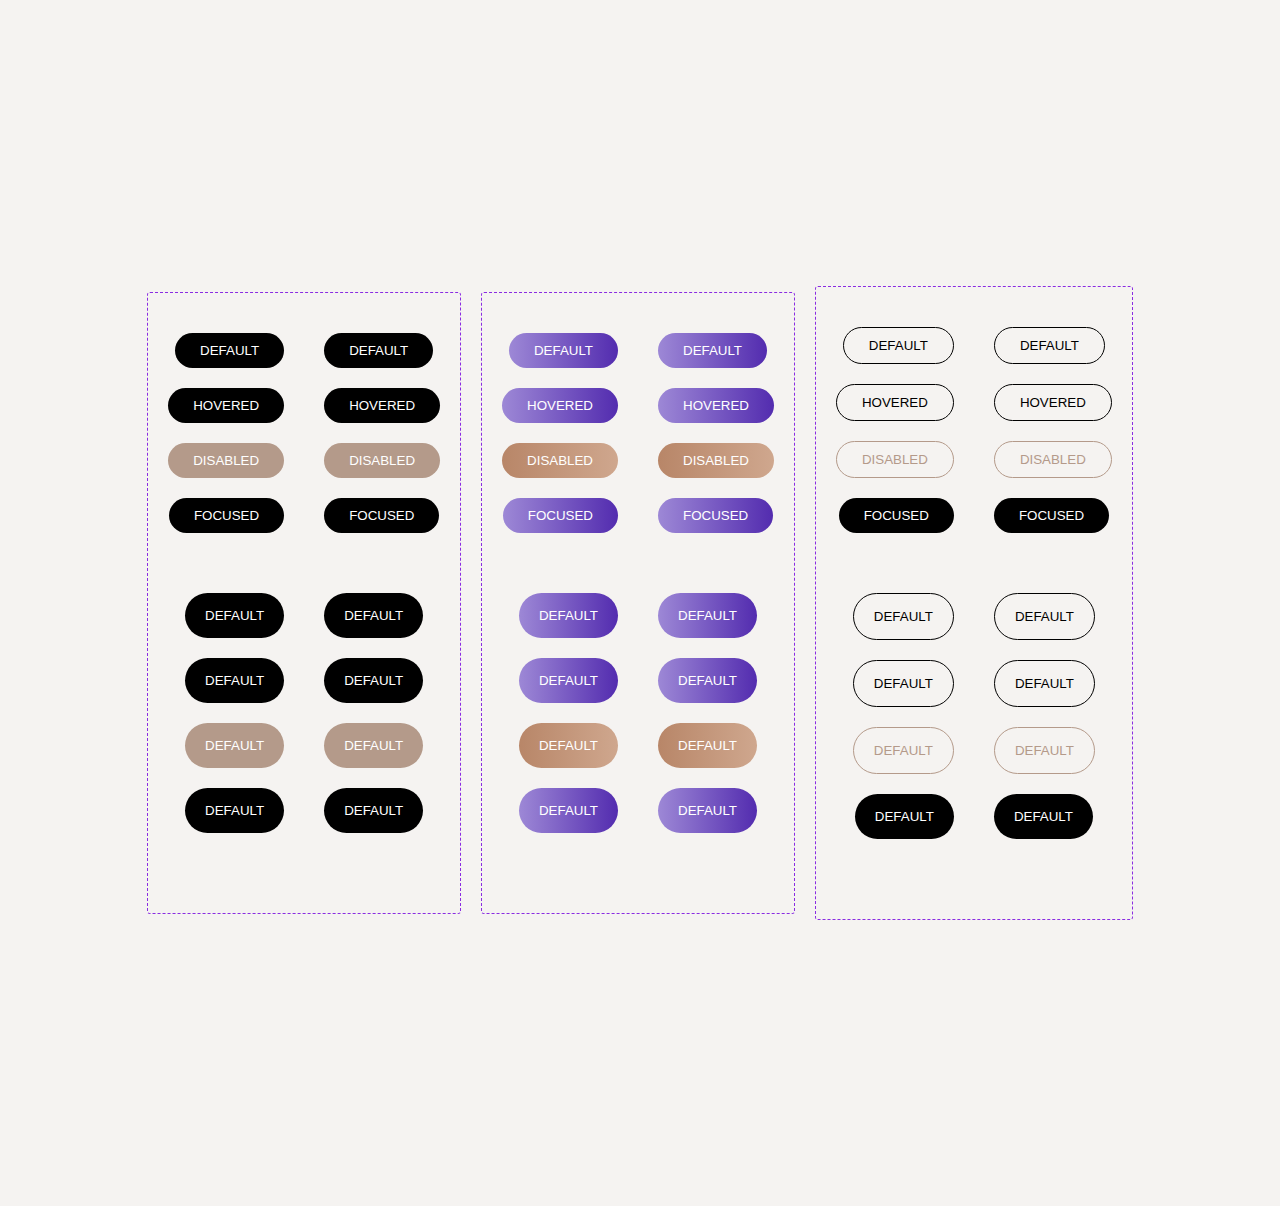
<file: button challenge/index.html>
<!DOCTYPE html>
<html lang="en">
<head>
    <meta charset="UTF-8">
    <meta http-equiv="X-UA-Compatible" content="IE=edge">
    <meta name="viewport" content="width=device-width, initial-scale=1.0">
    <link rel="stylesheet" href="style.css">
    <title>icodethis buttons</title>
</head>
<body>
    <main>
        <div class="container">
            <div class="wrapper flex">
                <div class="box-cont">
                    <div class="box">
                        <div class="cover flex">
                            <button class="btn btn-dark" type="button">DEFAULT</button>
                            <button class="btn btn-dark" type="button">DEFAULT</button>
                        </div>
    
                        <div class="cover flex">
                            <button class="btn btn-dark hov1" type="button">HOVERED</button>
                            <button class="btn btn-dark hov1" type="button">HOVERED</button>
                        </div>
    
                        <div class="cover flex">
                            <button class="btn btn-disabled" type="button">DISABLED</button>
                            <button class="btn btn-disabled" type="button">DISABLED</button>
                        </div>

                        <div class="cover flex">
                            <button class="btn btn-dark focused1" type="button">FOCUSED</button>
                            <button class="btn btn-dark focused1" type="button">FOCUSED</button>
                        </div>
                    </div>

                    <div class="box">
                        <div class="cover flex">
                            <button class="btn btn2 btn-dark" type="button">DEFAULT</button>
                            <button class="btn btn2 btn-dark" type="button">DEFAULT</button>
                        </div>
    
                        <div class="cover flex">
                            <button class="btn btn2 btn-dark" type="button">DEFAULT</button>
                            <button class="btn btn2 btn-dark" type="button">DEFAULT</button>
                        </div>
    
                        <div class="cover flex">
                            <button class="btn btn2 btn-disabled" type="button">DEFAULT</button>
                            <button class="btn btn2 btn-disabled" type="button">DEFAULT</button>
                        </div>

                        <div class="cover flex">
                            <button class="btn btn2 btn-dark focused1" type="button">DEFAULT</button>
                            <button class="btn btn2 btn-dark focused1" type="button">DEFAULT</button>
                        </div>
                    </div>
                </div>

                    


                <div class="box-cont">
                    <div class="box">
                        <div class="cover flex">
                            <button class="btn btn-purp" type="button">DEFAULT</button>
                            <button class="btn btn-purp" type="button">DEFAULT</button>
                        </div>
    
                        <div class="cover flex">
                            <button class="btn btn-purp hov1" type="button">HOVERED</button>
                            <button class="btn btn-purp hov1" type="button">HOVERED</button>
                        </div>
    
                        <div class="cover flex">
                            <button class="btn btn-disabled2" type="button">DISABLED</button>
                            <button class="btn btn-disabled2 " type="button">DISABLED</button>
                        </div>
    
                        <div class="cover flex">
                            <button class="btn btn-purp focused2" type="button">FOCUSED</button>
                            <button class="btn btn-purp focused2" type="button">FOCUSED</button>
                        </div>
                    </div>

                    <div class="box">
                        <div class="cover flex">
                            <button class="btn btn2 btn-purp" type="button">DEFAULT</button>
                            <button class="btn btn2 btn-purp" type="button">DEFAULT</button>
                        </div>
    
                        <div class="cover flex">
                            <button class="btn btn2 btn-purp" type="button">DEFAULT</button>
                            <button class="btn btn2 btn-purp" type="button">DEFAULT</button>
                        </div>
    
                        <div class="cover flex">
                            <button class="btn btn2 btn-disabled2" type="button">DEFAULT</button>
                            <button class="btn btn2 btn-disabled2" type="button">DEFAULT</button>
                        </div>

                        <div class="cover flex">
                            <button class="btn btn2 btn-purp focused2" type="button">DEFAULT</button>
                            <button class="btn btn2 btn-purp focused2" type="button">DEFAULT</button>
                        </div>
                    </div>
                </div>


                <div class="box-cont">
                    <div class="box">
                        <div class="cover flex">
                            <button class="btn btn3" type="button">DEFAULT</button>
                            <button class="btn btn3" type="button">DEFAULT</button>
                        </div>
    
                        <div class="cover flex">
                            <button class="btn btn3 hov2" type="button">HOVERED</button>
                            <button class="btn btn3 hov2" type="button">HOVERED</button>
                        </div>
    
                        <div class="cover flex">
                            <button class="btn btn3 btn-disabled3" type="button">DISABLED</button>
                            <button class="btn btn3 btn-disabled3" type="button">DISABLED</button>
                        </div>
    
                        <div class="cover flex">
                            <button class="btn btn-dark focused1" type="button">FOCUSED</button>
                            <button class="btn btn-dark focused1" type="button">FOCUSED</button>
                        </div>
                    </div>

                    <div class="box">
                        <div class="cover flex">
                            <button class="btn btn2 btn3" type="button">DEFAULT</button>
                            <button class="btn btn2 btn3" type="button">DEFAULT</button>
                        </div>
    
                        <div class="cover flex">
                            <button class="btn btn2 btn3 hov2" type="button">DEFAULT</button>
                            <button class="btn btn2 btn3 hov2" type="button">DEFAULT</button>
                        </div>
    
                        <div class="cover flex">
                            <button class="btn btn2 btn3 btn-disabled3" type="button">DEFAULT</button>
                            <button class="btn btn2 btn3 btn-disabled3" type="button">DEFAULT</button>
                        </div>

                        <div class="cover flex">
                            <button class="btn btn2 btn-dark focused1" type="button">DEFAULT</button>
                            <button class="btn btn2 btn-dark focused1" type="button">DEFAULT</button>
                        </div>
                    </div>
                </div>
            </div>
        </div>
    </main>
</body>
</html>
</file>
<file: button challenge/style.css>
* {
    padding: 0;
    margin: 0;
    box-sizing: border-box;
}

body {
    background-color: rgb(245, 243, 241);
}

.container {
    max-width: 80%;
    margin: 0 auto;
}

:root {
    --dark-color: #000000;
    --disabled-color: #b49a8a;
    --disabled-grad: linear-gradient(to left, #cfa78e, #b88668);
    --purp-grad: linear-gradient(to right, #9d88d6, #532caf);
}


.wrapper {
    margin: 25% auto;
}
.flex {
    display: flex;
    align-items: center;
    justify-content: center;
}

.box-cont {
    border: dashed 1px blueviolet;
    border-radius: 3px;
    padding: 30px 0;
    margin: 30px 10px;
}

.box {
    margin:0 0 40px 0;
}


.btn {
    border: none;
    border-radius: 40px;
    padding: 10px 25px;
    margin: 10px 20px ;
}

.btn2 {
    padding: 15px 20px;
}

.btn3 {
    background: transparent;
    color: #000000;
    border: 1px solid var(--dark-color);
}

.hov2:hover {
    background-color: var(--dark-color);
    color: #fff;
}

.btn-dark {
    background-color: var(--dark-color);
    color: white;
}

.btn-purp {
    background: var(--purp-grad);
    color: white;
}

.btn-disabled {
    background: var(--disabled-color);
    color: white;
}

.btn-disabled2 {
    background: var(--disabled-grad);
    color: white;
}

.btn-disabled3 {
    border: 1px solid var(--disabled-color);
    color: var(--disabled-color);
}

.hov1:hover {
    transform: scale(1.06);
}

.focused1:focus{
    border: 2px solid #5c31ad;
    box-shadow: 2px 4px 5px var(--disabled-color);
}

.focused2:focus{
    border: 2px solid #000000;
    box-shadow: 2px 4px 7px rgba(142, 71, 209, 0.925);
}
</file>
